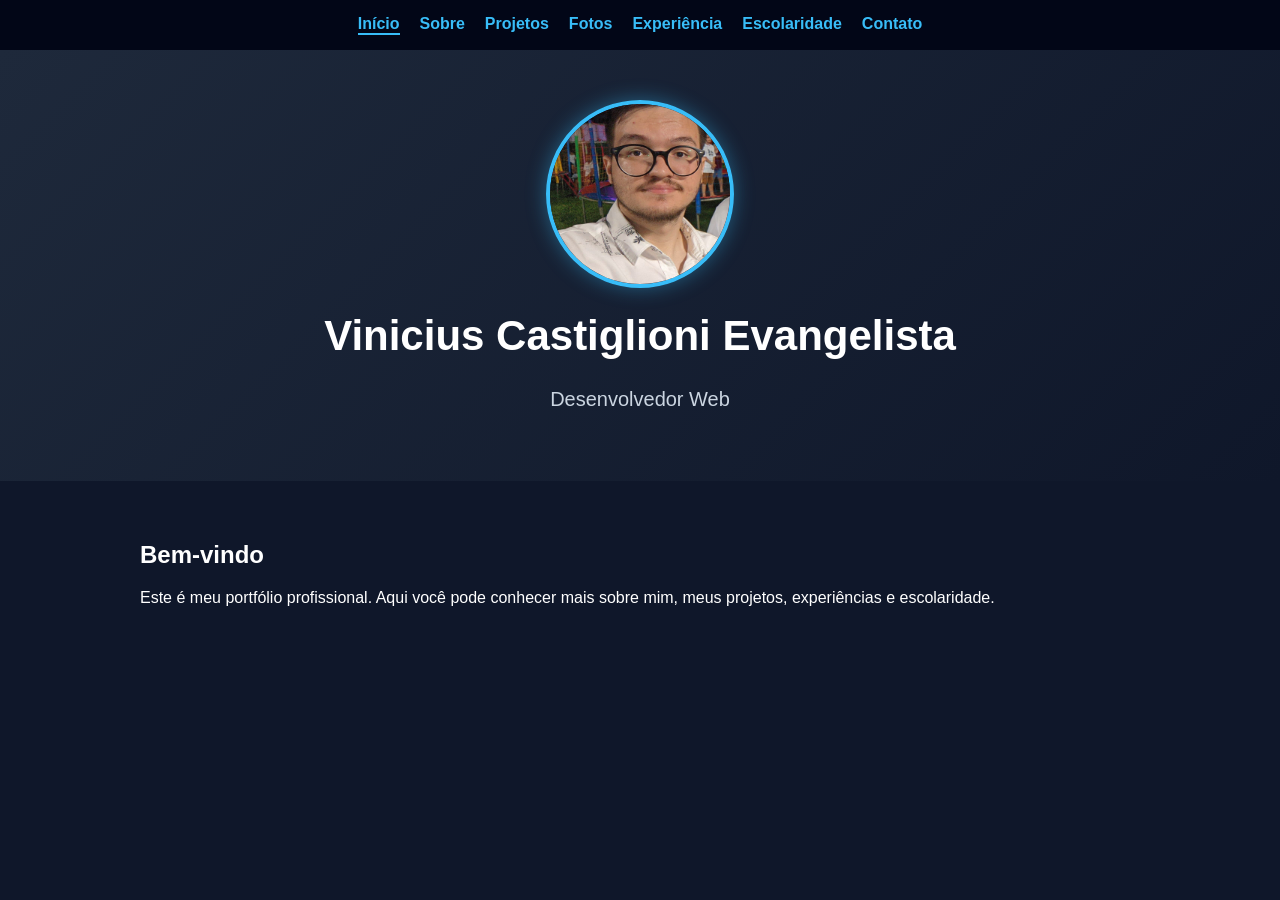
<file: Index.html>
<!DOCTYPE html>
<html lang="pt-br">

<head>
  <meta charset="UTF-8">
  
  <meta name="viewport" content="width=device-width, initial-scale=1.0">

  <title>Portfólio</title>

  <link rel="stylesheet" href="style.css">
</head>

<body>

  <!-- MENU -->

  <nav class="menu">

    <a href="index.html" class="active">Início</a>

    <a href="sobre.html">Sobre</a>

    <a href="projetos.html">Projetos</a>

    <a href="fotos.html">Fotos</a>

    <a href="experiencia.html">Experiência</a>

    <a href="escolaridade.html">Escolaridade</a>

    <a href="contato.html">Contato</a>

  </nav>

  <!-- HEADER -->

  <header class="header fade-in">

  <img src="perfil.jpeg" alt="Foto de perfil" class="perfil" width: 300px;>

    <h1>Vinicius Castiglioni Evangelista</h1>

    <p>Desenvolvedor Web</p>

  </header>

  <!-- CONTEÚDO -->

  <section class="fade-in">

    <h2>Bem-vindo</h2>

    <p>
      Este é meu portfólio profissional.
      Aqui você pode conhecer mais sobre mim,
      meus projetos, experiências e escolaridade.
    </p>

  </section>

</body>

</html>
</file>
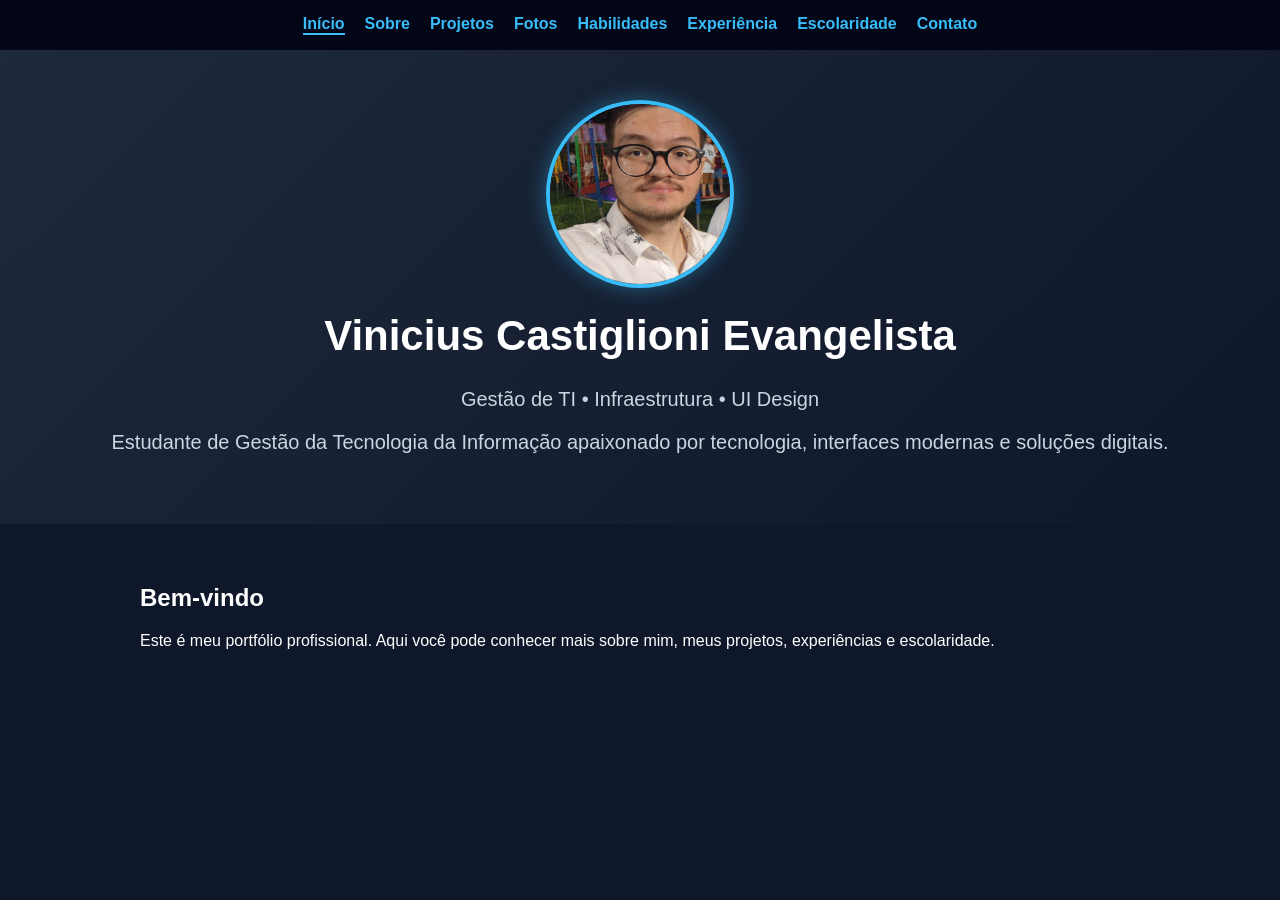
<file: index.html>
<!DOCTYPE html>
<html lang="pt-br">

<head>
  <meta charset="UTF-8">
  
  <meta name="viewport" content="width=device-width, initial-scale=1.0">

  <title>Portfólio</title>

  <link rel="stylesheet" href="style.css">
</head>

<body>

  <!-- MENU -->

  <nav class="menu">

    <a href="index.html" class="active">Início</a>

    <a href="sobre.html">Sobre</a>

    <a href="projetos.html">Projetos</a>

    <a href="fotos.html">Fotos</a>
    
    <a href="habilidades.html">Habilidades</a>

    <a href="experiencia.html">Experiência</a>

    <a href="escolaridade.html">Escolaridade</a>

    <a href="contato.html">Contato</a>

  </nav>

  <!-- HEADER -->

  <header class="header fade-in">

  <img src="perfil.jpeg" alt="Foto de perfil" class="perfil" width: 300px;>

    <h1>Vinicius Castiglioni Evangelista</h1>

<p class="subtitulo">
  Gestão de TI • Infraestrutura • UI Design
</p>

<p class="descricao-hero">
  Estudante de Gestão da Tecnologia da Informação apaixonado por tecnologia, interfaces modernas e soluções digitais.
</p>

  </header>

  <!-- CONTEÚDO -->

  <section class="fade-in">

    <h2>Bem-vindo</h2>

    <p>
      Este é meu portfólio profissional.
      Aqui você pode conhecer mais sobre mim,
      meus projetos, experiências e escolaridade.
    </p>

  </section>
  
</body>

</html>
</file>
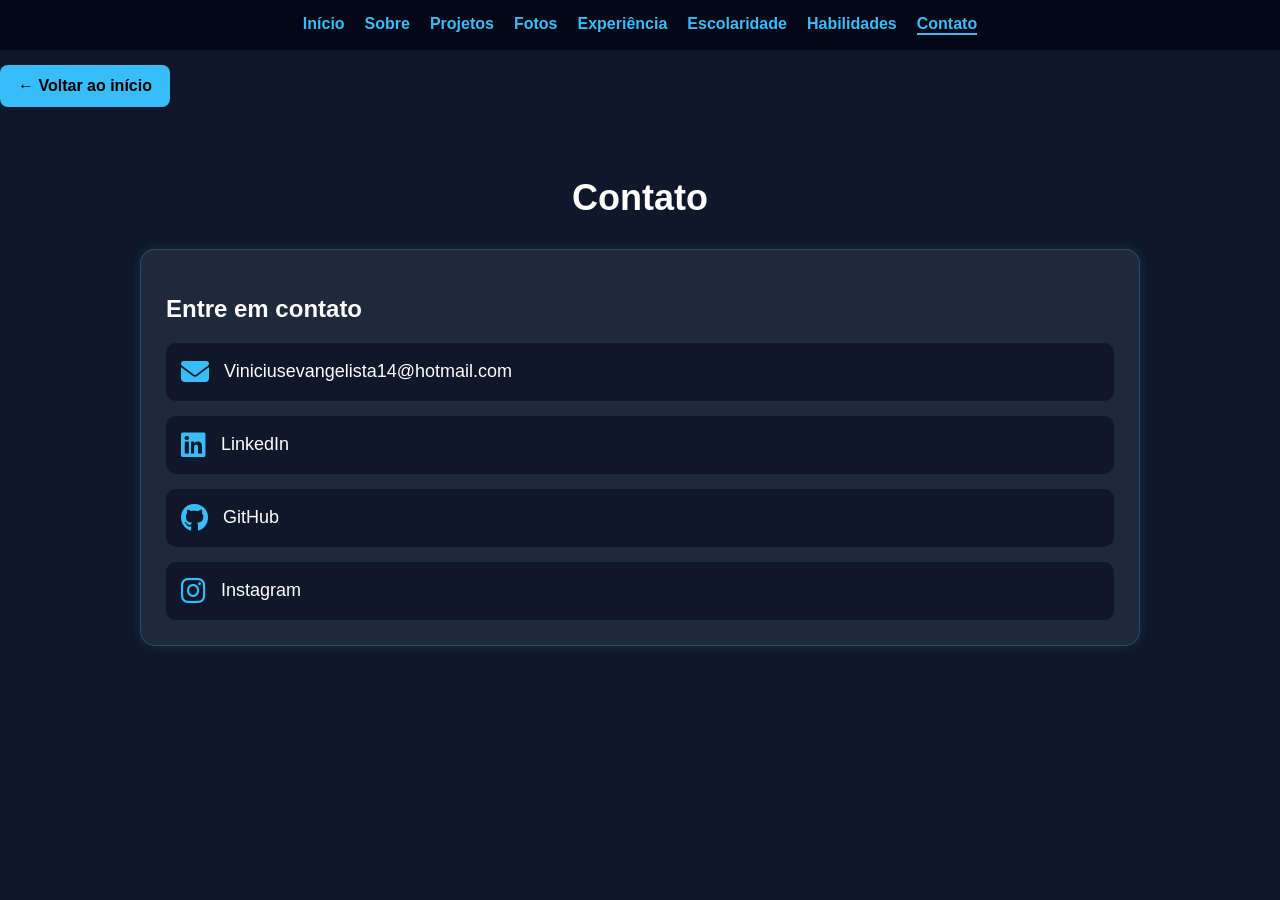
<file: contato.html>
<!DOCTYPE html>
<html lang="pt-br">

<head>

  <meta charset="UTF-8">

  <meta name="viewport" content="width=device-width, initial-scale=1.0">

  <title>Contato</title>

  <!-- CSS -->

  <link rel="stylesheet" href="style.css">

  <!-- ÍCONES -->

  <link rel="stylesheet"
  href="https://cdnjs.cloudflare.com/ajax/libs/font-awesome/6.5.1/css/all.min.css">

</head>

<body>

  <!-- MENU -->

  <nav class="menu">

    <a href="index.html">Início</a>

    <a href="sobre.html">Sobre</a>

    <a href="projetos.html">Projetos</a>

    <a href="fotos.html">Fotos</a>

    <a href="experiencia.html">Experiência</a>

    <a href="escolaridade.html">Escolaridade</a>

    <a href="habilidades.html">Habilidades</a>
    
    <a href="contato.html" class="active">Contato</a>

  </nav>

  <!-- VOLTAR -->

  <a href="index.html" class="voltar">

    ← Voltar ao início

  </a>

  <!-- CONTEÚDO -->

  <section class="fade-in">

    <h1>Contato</h1>

    <div class="card">

      <h2>Entre em contato</h2>

      <!-- EMAIL -->

      <div class="social-item">

        <i class="fa-solid fa-envelope"></i>

        <span>
          Viniciusevangelista14@hotmail.com
        
        </span>

      </div>

      <!-- LINKEDIN -->

      <div class="social-item">

        <i class="fa-brands fa-linkedin"></i>

        <a href="https://www.linkedin.com/in/vin%C3%ADcius-evangelista-6839342b3/"
           target="_blank">

           LinkedIn

        </a>

      </div>

      <!-- GITHUB -->

      <div class="social-item">

        <i class="fa-brands fa-github"></i>

        <a href="https://github.com/Castiglionii"
           target="_blank">

           GitHub

        </a>

      </div>

      <!-- INSTAGRAM -->

      <div class="social-item">

        <i class="fa-brands fa-instagram"></i>

        <a href="https://www.instagram.com/viniciuscastiglionii/"
           target="_blank">

           Instagram

        </a>

      </div>

    </div>

  </section>

</body>

</html>
</file>
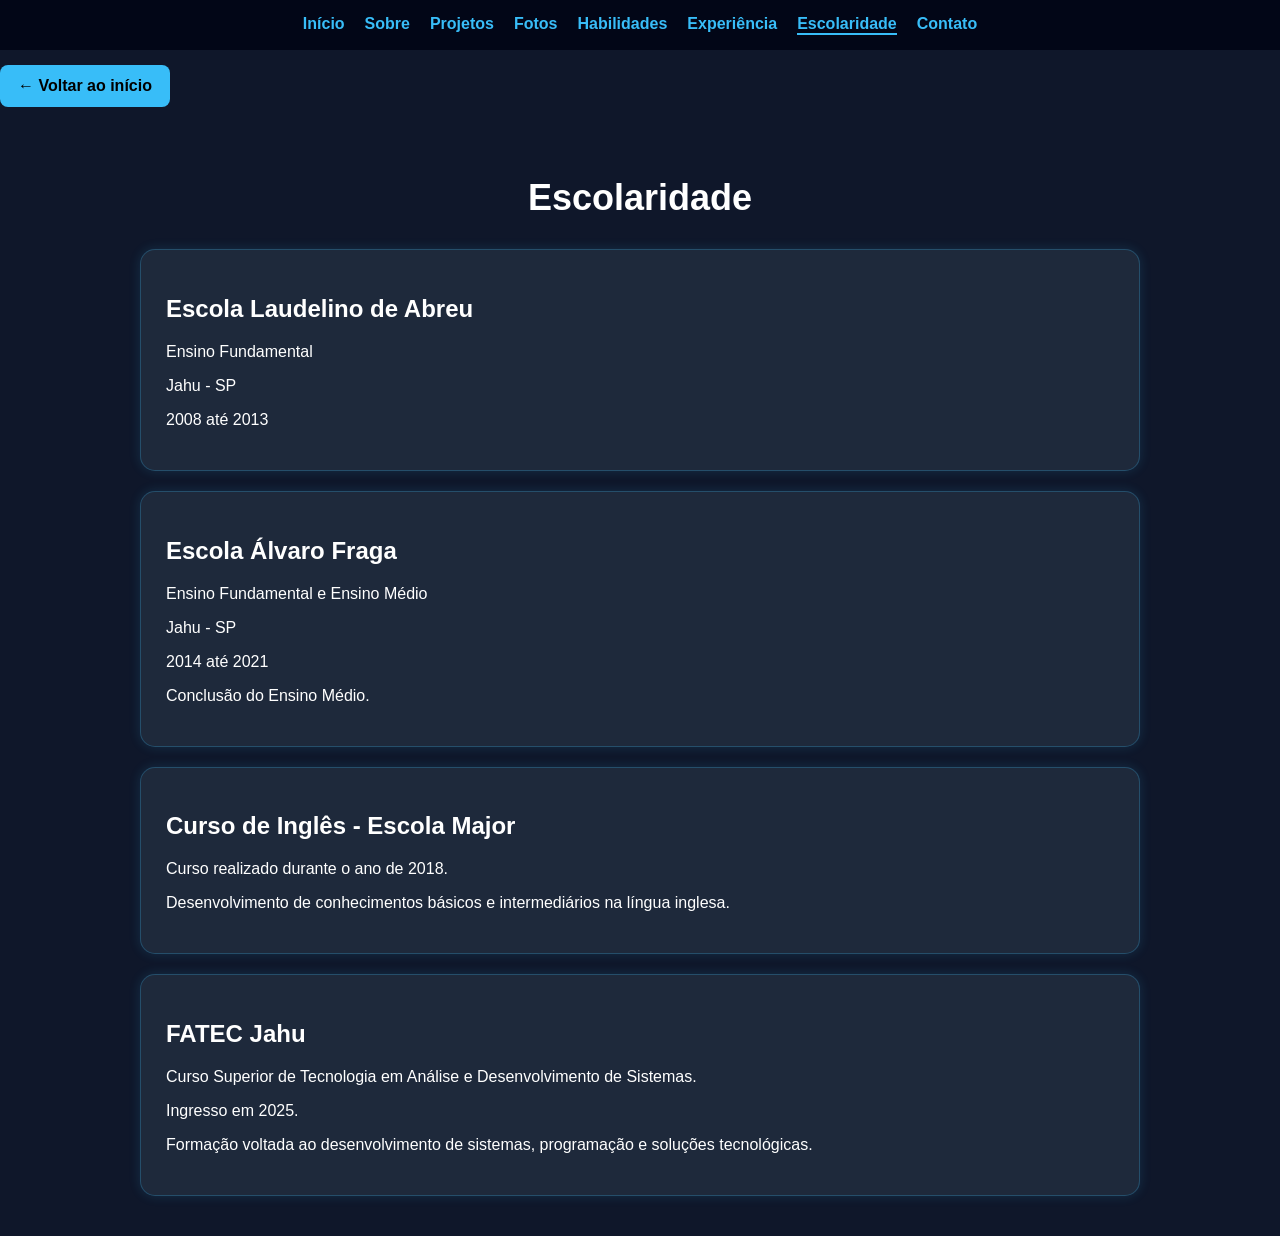
<file: escolaridade.html>
<!DOCTYPE html>
<html lang="pt-br">

<head>

  <meta charset="UTF-8">

  <meta name="viewport" content="width=device-width, initial-scale=1.0">

  <title>Escolaridade</title>

  <link rel="stylesheet" href="style.css">

</head>

<body>

  <!-- MENU -->

  <nav class="menu">

    <a href="index.html">Início</a>

    <a href="sobre.html">Sobre</a>

    <a href="projetos.html">Projetos</a>
    
    <a href="fotos.html">Fotos</a>

    <a href="habilidades.html">Habilidades</a>

    <a href="experiencia.html">Experiência</a>

    <a href="escolaridade.html" class="active">Escolaridade</a>

    <a href="contato.html">Contato</a>

  </nav>

  <!-- BOTÃO VOLTAR -->

  <a href="index.html" class="voltar">

    ← Voltar ao início

  </a>

  <!-- ESCOLARIDADE -->

<section class="fade-in">

  <h1>Escolaridade</h1>

  <!-- ESCOLA 1 -->

  <div class="card">

    <h2>Escola Laudelino de Abreu</h2>

    <p>
      Ensino Fundamental
    </p>

    <p>
      Jahu - SP
    </p>

    <p>
      2008 até 2013
    </p>

  </div>

  <!-- ESCOLA 2 -->

  <div class="card">

    <h2>Escola Álvaro Fraga</h2>

    <p>
      Ensino Fundamental e Ensino Médio
    </p>

    <p>
      Jahu - SP
    </p>

    <p>
      2014 até 2021
    </p>

    <p>
      Conclusão do Ensino Médio.
    </p>

  </div>

  <!-- CURSO DE INGLÊS -->

  <div class="card">

    <h2>Curso de Inglês - Escola Major</h2>

    <p>
      Curso realizado durante o ano de 2018.
    </p>

    <p>
      Desenvolvimento de conhecimentos básicos
      e intermediários na língua inglesa.
    </p>

  </div>

  <!-- FACULDADE -->

  <div class="card">

    <h2>FATEC Jahu</h2>

    <p>
      Curso Superior de Tecnologia em
      Análise e Desenvolvimento de Sistemas.
    </p>

    <p>
      Ingresso em 2025.
    </p>

    <p>
      Formação voltada ao desenvolvimento
      de sistemas, programação e soluções tecnológicas.
    </p>

  </div>

</section>

</body>

</html>
</file>
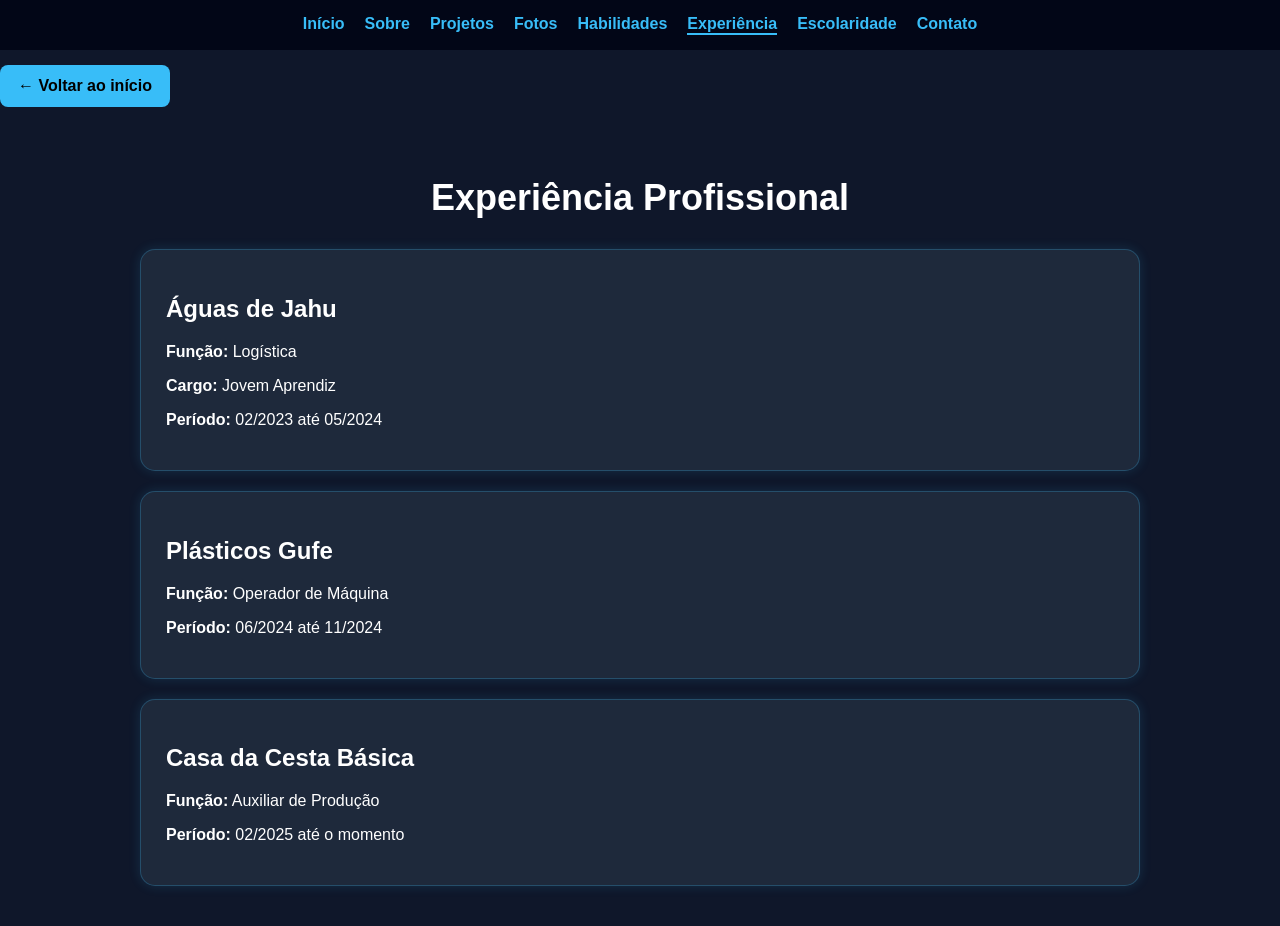
<file: experiencia.html>
<!DOCTYPE html>
<html lang="pt-br">

<head>

  <meta charset="UTF-8">

  <meta name="viewport" content="width=device-width, initial-scale=1.0">

  <title>Experiência</title>

  <link rel="stylesheet" href="style.css">

</head>

<body>

  <!-- MENU -->

  <nav class="menu">

    <a href="index.html">Início</a>

    <a href="sobre.html">Sobre</a>

    <a href="projetos.html">Projetos</a>
    
    <a href="fotos.html">Fotos</a>

    <a href="habilidades.html">Habilidades</a>

    <a href="experiencia.html" class="active">Experiência</a>

    <a href="escolaridade.html">Escolaridade</a>

    <a href="contato.html">Contato</a>

  </nav>

  <!-- BOTÃO VOLTAR -->

  <a href="index.html" class="voltar">

    ← Voltar ao início

  </a>

  <!-- EXPERIÊNCIA -->

 <section class="fade-in">

  <h1>Experiência Profissional</h1>

  <!-- ÁGUAS DE JAHU -->

  <div class="card">

    <h2>Águas de Jahu</h2>

    <p>
      <strong>Função:</strong> Logística
    </p>

    <p>
      <strong>Cargo:</strong> Jovem Aprendiz
    </p>

    <p>
      <strong>Período:</strong> 02/2023 até 05/2024
    </p>

  </div>

  <!-- PLÁSTICOS GUFE -->

  <div class="card">

    <h2>Plásticos Gufe</h2>

    <p>
      <strong>Função:</strong> Operador de Máquina
    </p>

    <p>
      <strong>Período:</strong> 06/2024 até 11/2024
    </p>

  </div>

  <!-- CASA DA CESTA BÁSICA -->

  <div class="card">

    <h2>Casa da Cesta Básica</h2>

    <p>
      <strong>Função:</strong> Auxiliar de Produção
    </p>

    <p>
      <strong>Período:</strong> 02/2025 até o momento
    </p>

  </div>

</section>
</body>

</html>
</file>
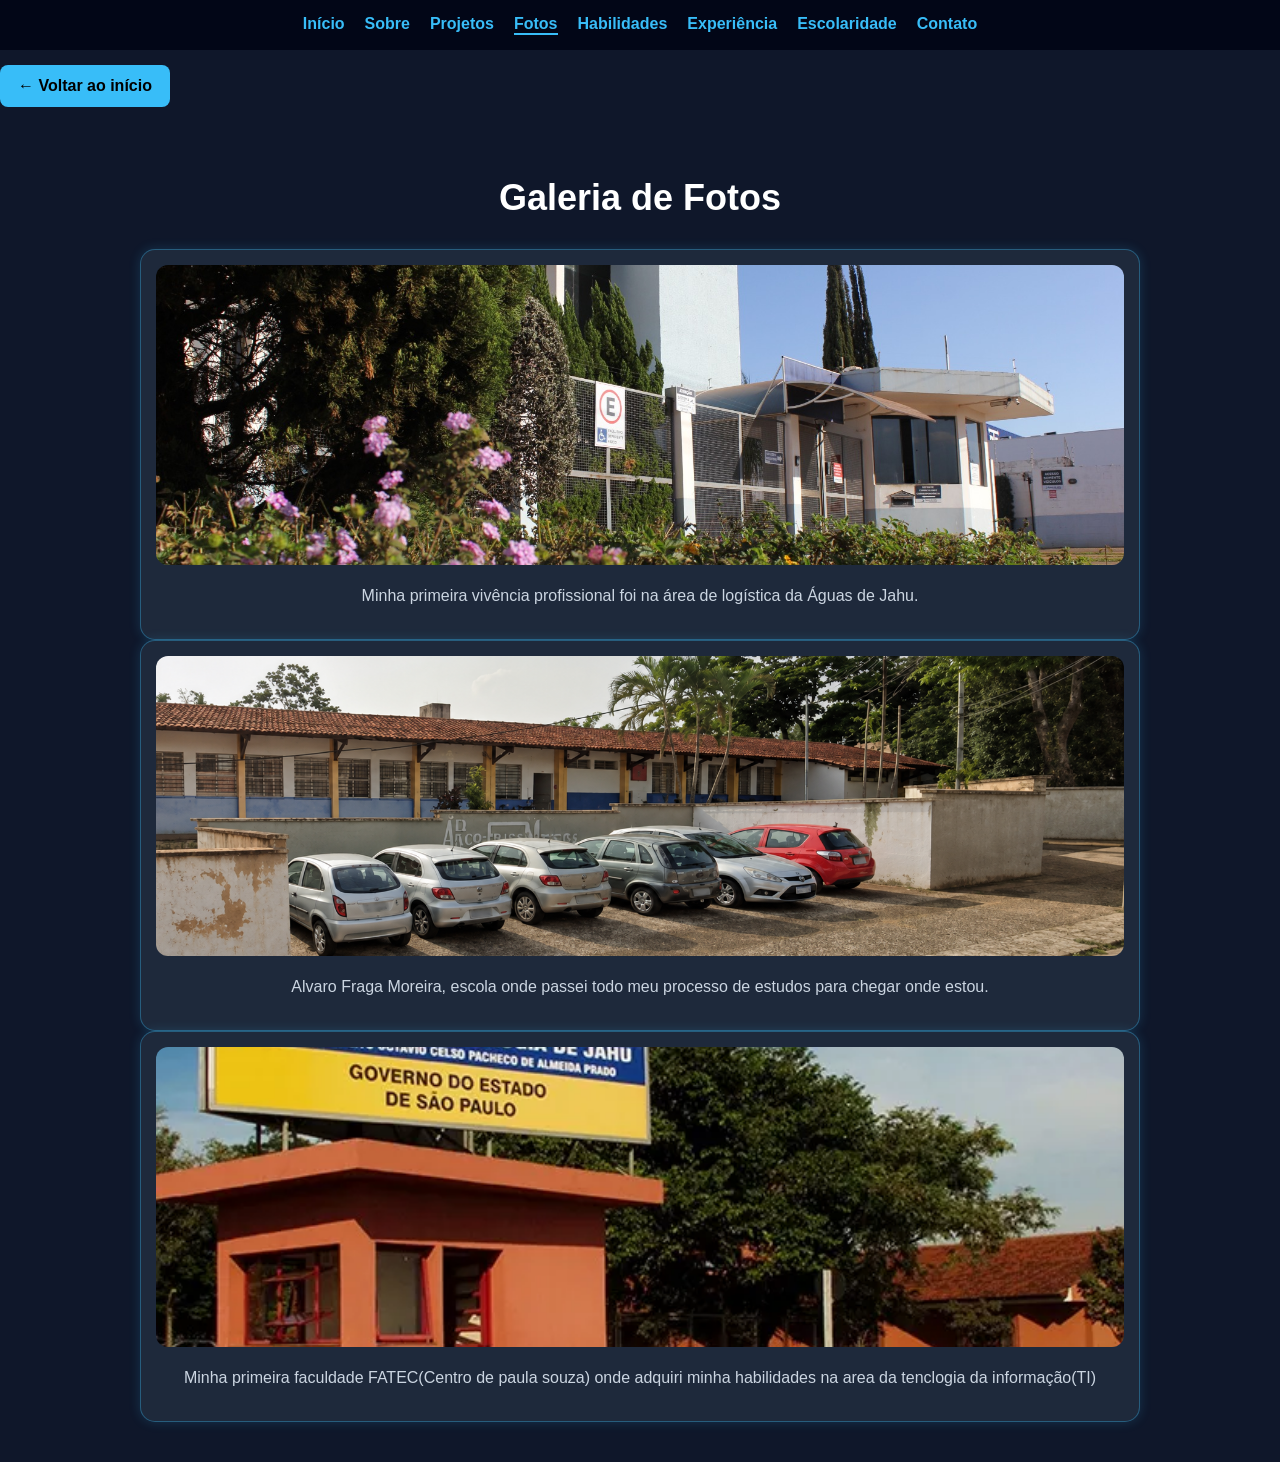
<file: fotos.html>
<!DOCTYPE html>
<html lang="pt-br">

<head>

  <meta charset="UTF-8">

  <meta name="viewport" content="width=device-width, initial-scale=1.0">

  <title>Fotos</title>

  <link rel="stylesheet" href="style.css">

</head>

<body>

  <!-- MENU -->

  <nav class="menu">

    <a href="index.html">Início</a>

    <a href="sobre.html">Sobre</a>

    <a href="projetos.html">Projetos</a>

    <a href="fotos.html" class="active">Fotos</a>
    
    <a href="habilidades.html">Habilidades</a>
    
    <a href="experiencia.html">Experiência</a>

    <a href="escolaridade.html">Escolaridade</a>

    <a href="contato.html">Contato</a>

  </nav>

  <!-- BOTÃO VOLTAR -->

  <a href="index.html" class="voltar">

    ← Voltar ao início

  </a>

  <!-- GALERIA -->

  <section class="fade-in">

    <h1>Galeria de Fotos</h1>

    <div class="galeria">

      <div class="foto-card">

        <img src="foto1.jpg" alt="Foto">

        <p>
          Minha primeira vivência profissional foi na área de logística da Águas de Jahu.
        </p>

      </div>

    </div>

    <div class="foto-card">

  <img src="foto2.png" alt="Foto">

  <p>
    Alvaro Fraga Moreira, escola onde passei todo meu processo de estudos para chegar onde estou.
  </p>

</div>

<div class="foto-card">

  <img src="foto3.webp" alt="Foto">

  <p>
    Minha primeira faculdade FATEC(Centro de paula souza) onde adquiri minha habilidades na area da tenclogia da informação(TI)
  </p>

</div>

  </section>

</body>

</html>
</file>
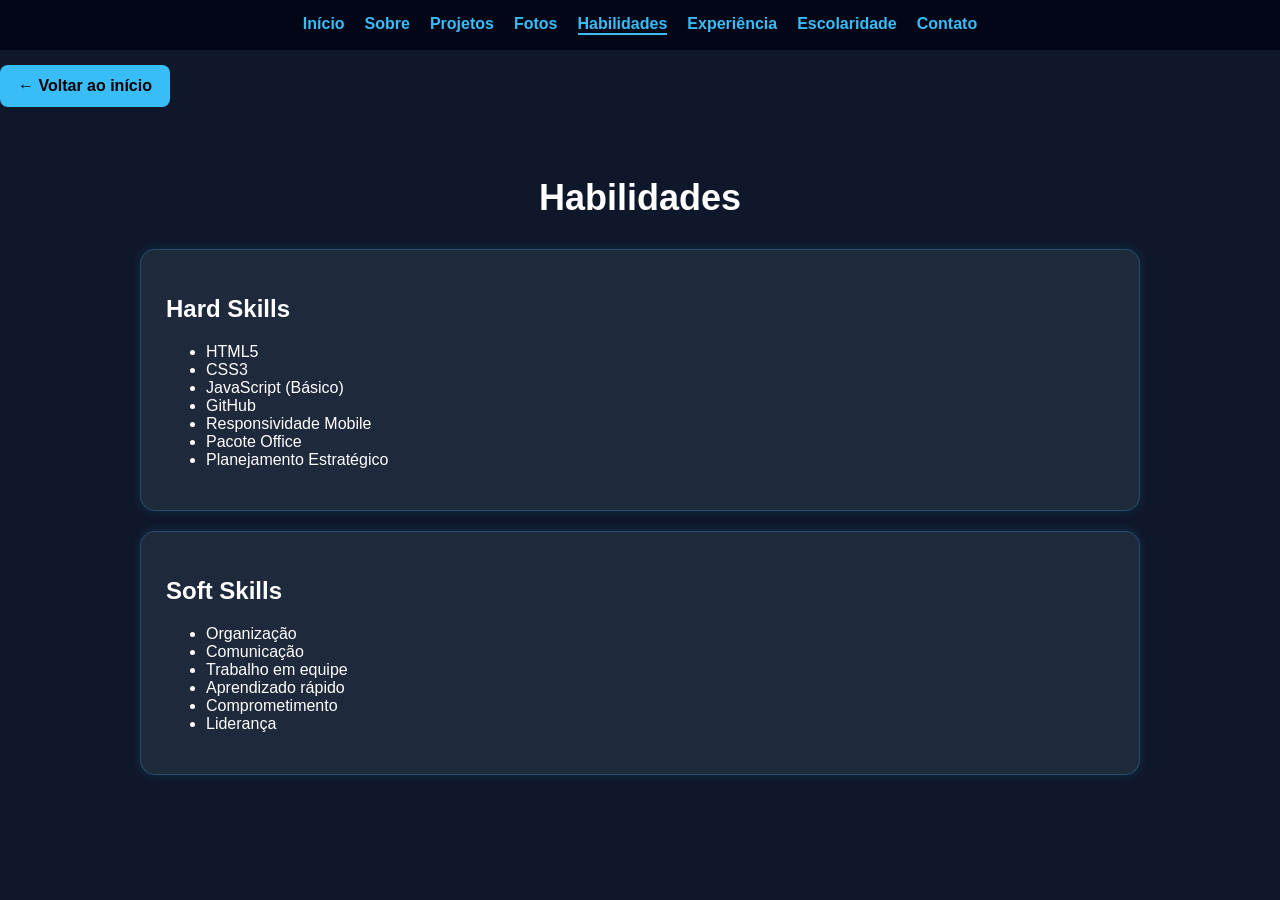
<file: habilidades.html>
<!DOCTYPE html>
<html lang="pt-br">

<head>

  <meta charset="UTF-8">

  <meta name="viewport" content="width=device-width, initial-scale=1.0">

  <title>Habilidades</title>

  <link rel="stylesheet" href="style.css">

</head>

<body>

  <!-- MENU -->

  <nav class="menu">

    <a href="index.html">Início</a>

    <a href="sobre.html">Sobre</a>

    <a href="projetos.html">Projetos</a>

    <a href="fotos.html">Fotos</a>

    <a href="habilidades.html" class="active">Habilidades</a>

    <a href="experiencia.html">Experiência</a>

    <a href="escolaridade.html">Escolaridade</a>

    <a href="contato.html">Contato</a>

  </nav>

  <!-- VOLTAR -->

  <a href="index.html" class="voltar">

    ← Voltar ao início

  </a>

  <!-- HABILIDADES -->

  <section class="fade-in">

    <h1>Habilidades</h1>

    <div class="card">

      <h2>Hard Skills</h2>

      <ul>

        <li>HTML5</li>

        <li>CSS3</li>
      
        <li>JavaScript (Básico)</li>
        
        <li>GitHub</li>

        <li>Responsividade Mobile</li>

        <li>Pacote Office</li>

        <li>Planejamento Estratégico</li>

      </ul>

    </div>

    <div class="card">

      <h2>Soft Skills</h2>

      <ul>

        <li>Organização</li>

        <li>Comunicação</li>

        <li>Trabalho em equipe</li>

        <li>Aprendizado rápido</li>

        <li>Comprometimento</li>

        <li>Liderança</li>

      </ul>

    </div>

  </section>

</body>

</html>
</file>
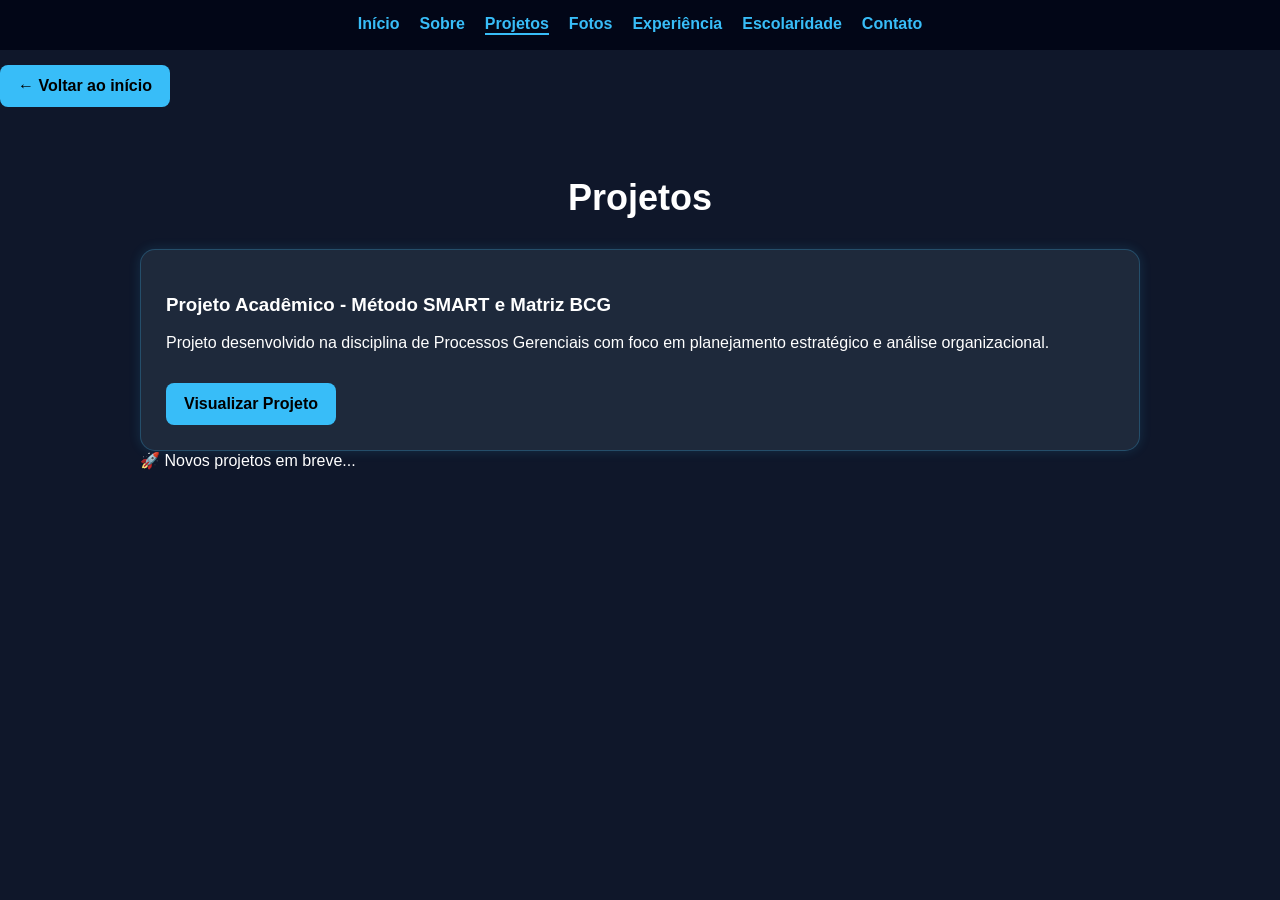
<file: Projetos.html>
<!DOCTYPE html>
<html lang="pt-br">

<head>
  <meta charset="UTF-8">

  <meta name="viewport" content="width=device-width, initial-scale=1.0">

  <title>Projetos</title>

  <link rel="stylesheet" href="style.css">
</head>

<body>

  <!-- MENU -->

  <nav class="menu">

    <a href="index.html">Início</a>

    <a href="sobre.html">Sobre</a>

    <a href="projetos.html" class="active">Projetos</a>

    <a href="fotos.html">Fotos</a>

    <a href="experiencia.html">Experiência</a>

    <a href="escolaridade.html">Escolaridade</a>

    <a href="contato.html">Contato</a>

  </nav>

  <!-- BOTÃO VOLTAR -->

  <a href="index.html" class="voltar">← Voltar ao início</a>

  <!-- PROJETOS -->

<section class="fade-in">

  <h1>Projetos</h1>

  <div class="card fade-in">

    <h3>Projeto Acadêmico - Método SMART e Matriz BCG</h3>

    <p>
      Projeto desenvolvido na disciplina de
      Processos Gerenciais com foco em
      planejamento estratégico e análise organizacional.
    </p>

    <a href="Matriz BCG e Método Smart.pdf"
       class="btn"
       target="_blank">

       Visualizar Projeto

    </a>

  </div>

  <!-- BALÃO -->

  <div class="mensagem-projeto fade-in">

    🚀 Novos projetos em breve...

  </div>

</section>

</body>

</html>
</file>
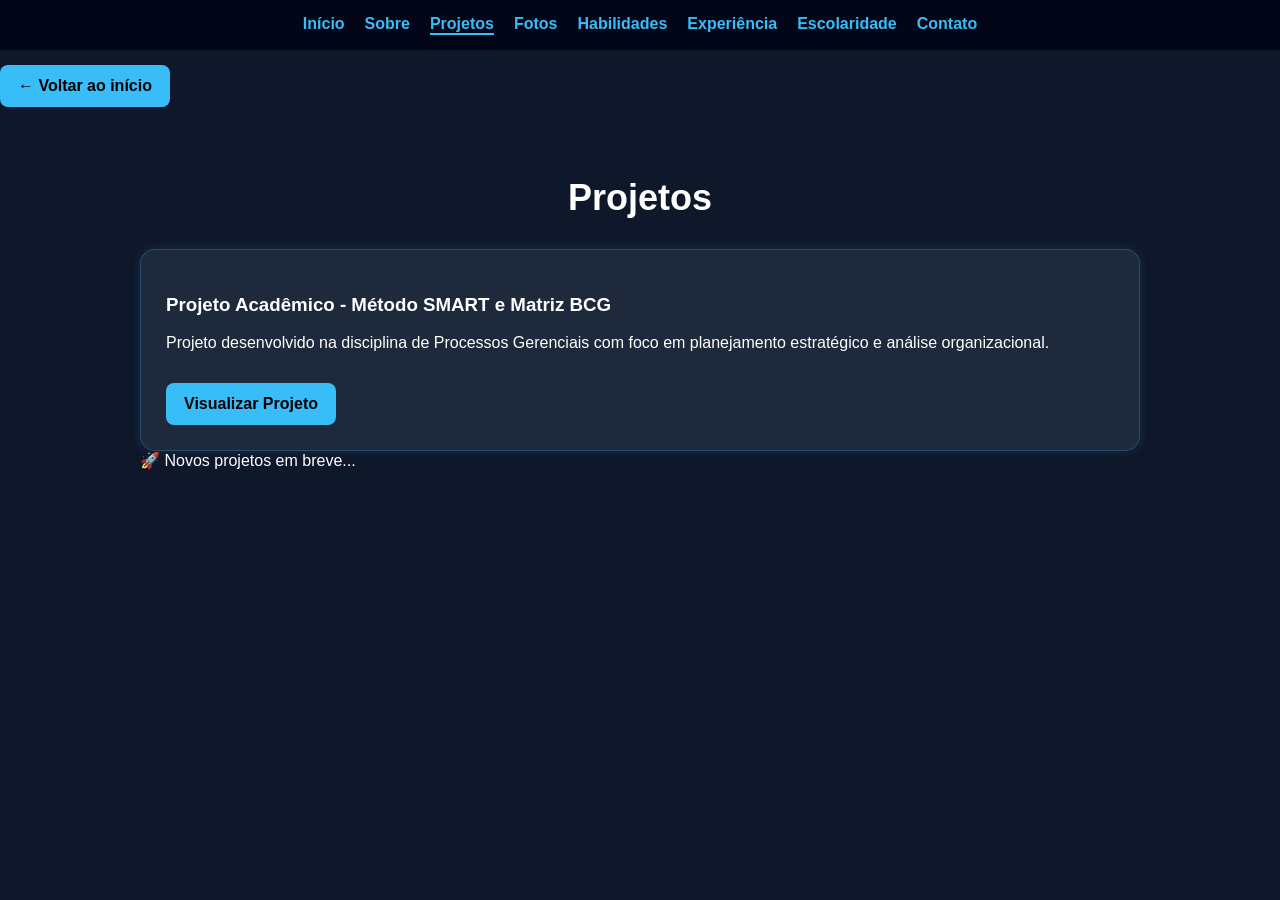
<file: projetos.html>
<!DOCTYPE html>
<html lang="pt-br">

<head>
  <meta charset="UTF-8">

  <meta name="viewport" content="width=device-width, initial-scale=1.0">

  <title>Projetos</title>

  <link rel="stylesheet" href="style.css">
</head>

<body>

  <!-- MENU -->

  <nav class="menu">

    <a href="index.html">Início</a>

    <a href="sobre.html">Sobre</a>

    <a href="projetos.html" class="active">Projetos</a>

    <a href="fotos.html">Fotos</a>
   
    <a href="habilidades.html">Habilidades</a>

    <a href="experiencia.html">Experiência</a>

    <a href="escolaridade.html">Escolaridade</a>

    <a href="contato.html">Contato</a>

  </nav>

  <!-- BOTÃO VOLTAR -->

  <a href="index.html" class="voltar">← Voltar ao início</a>

  <!-- PROJETOS -->

<section class="fade-in">

  <h1>Projetos</h1>

  <div class="card fade-in">

    <h3>Projeto Acadêmico - Método SMART e Matriz BCG</h3>

    <p>
      Projeto desenvolvido na disciplina de
      Processos Gerenciais com foco em
      planejamento estratégico e análise organizacional.
    </p>

    <a href="Matriz BCG e Método Smart.pdf"
       class="btn"
       target="_blank">

       Visualizar Projeto

    </a>

  </div>

  <!-- BALÃO -->

  <div class="mensagem-projeto fade-in">

    🚀 Novos projetos em breve...

  </div>

</section>

</body>

</html>
</file>
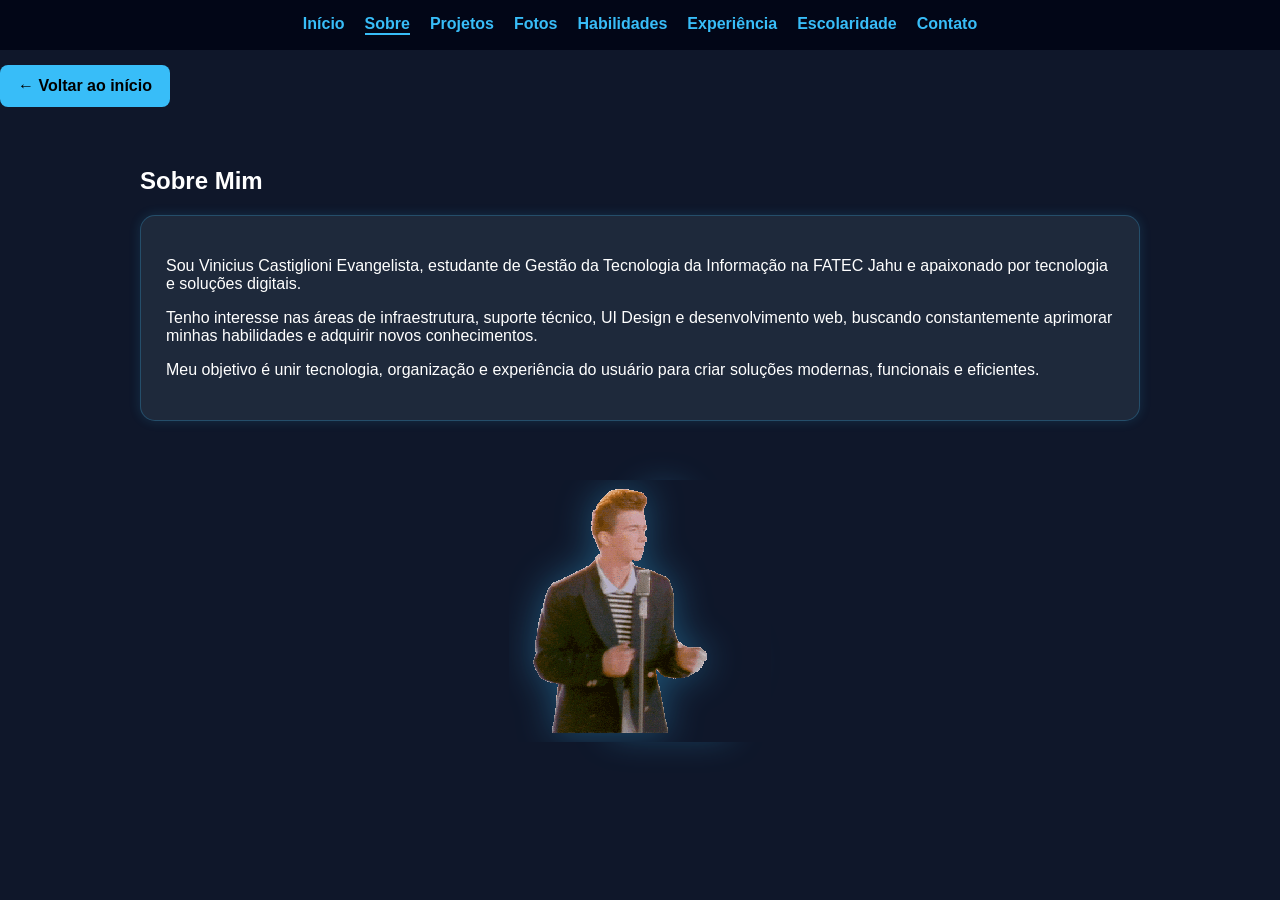
<file: sobre.html>
<!DOCTYPE html>
<html lang="pt-br">

<head>

  <meta charset="UTF-8">

  <meta name="viewport" content="width=device-width, initial-scale=1.0">

  <title>Sobre</title>

  <link rel="stylesheet" href="style.css">

</head>

<body>

  <!-- MENU -->

  <nav class="menu">

    <a href="index.html">Início</a>

    <a href="sobre.html" class="active">Sobre</a>

    <a href="projetos.html">Projetos</a>

    <a href="fotos.html">Fotos</a>

    <a href="habilidades.html">Habilidades</a>

    <a href="experiencia.html">Experiência</a>

    <a href="escolaridade.html">Escolaridade</a>

    <a href="contato.html">Contato</a>

  </nav>

  <!-- BOTÃO VOLTAR -->

  <a href="index.html" class="voltar">

    ← Voltar ao início

  </a>

  <!-- SOBRE -->

  <section class="fade-in">

   <h2>Sobre Mim</h2>
    

<div class="card sobre-card">

  <p>
    Sou Vinicius Castiglioni Evangelista, estudante de Gestão da Tecnologia da Informação na FATEC Jahu e apaixonado por tecnologia e soluções digitais.
  </p>

  <p>
    Tenho interesse nas áreas de infraestrutura, suporte técnico, UI Design e desenvolvimento web, buscando constantemente aprimorar minhas habilidades e adquirir novos conhecimentos.
  </p>

  <p>
    Meu objetivo é unir tecnologia, organização e experiência do usuário para criar soluções modernas, funcionais e eficientes.
  </p>

</div>
    
<div class="mascote-container">

  <img
    src="dance.gif"
    alt="Mascote"
    class="mascote"
    onmouseover="tocarSom()"
  >

</div>

<audio id="somMascote" src="som.mp3"></audio>
    
  </section>

  <script src="./script.js"></script>

</body>

</html>
</file>
<file: style.css>
body {

  margin: 0;

  font-family: Arial, sans-serif;

  background: #0f172a;

  color: white;

}

/* =========================
   MENU
========================= */

.menu {

  display: flex;

  justify-content: center;

  gap: 20px;

  background: #020617;

  padding: 15px;

  flex-wrap: wrap;

}

.menu a {

  color: #38bdf8;

  text-decoration: none;

  font-weight: bold;

  transition: 0.3s;

}

.menu a:hover {

  color: white;

}

.menu .active {

  border-bottom: 2px solid #38bdf8;

}

/* =========================
   HEADER
========================= */

.header {

  text-align: center;

  padding: 50px 20px;

  background: linear-gradient(135deg, #1e293b, #0f172a);

}

.perfil {

  width: 180px;

  height: 180px;

  border-radius: 50%;

  object-fit: cover;

  border: 4px solid #38bdf8;

  box-shadow: 0 0 20px rgba(56,189,248,0.4);

}

.header h1 {

  margin-top: 20px;

  font-size: 42px;

}

.header p {

  font-size: 20px;

  color: #cbd5e1;

}

/* =========================
   SEÇÕES
========================= */

section {

  max-width: 1000px;

  margin: auto;

  padding: 40px 20px;

}

section h1 {

  text-align: center;

  margin-bottom: 30px;

  font-size: 36px;

}

/* =========================
   CARDS
========================= */

.card {

  background: #1e293b;

  padding: 25px;

  border-radius: 15px;

  margin-top: 20px;

  border: 1px solid rgba(56, 189, 248, 0.25);

  box-shadow:
    0 0 12px rgba(56, 189, 248, 0.15);

  transition:
    transform 0.3s ease,
    box-shadow 0.3s ease;

  position: relative;

  overflow: hidden;

}

/* REMOVE O BRILHO RGB */
.card::before {
  display: none;
}

/* HOVER SUAVE */
.card:hover {

  transform: translateY(-4px);

  border-color: rgba(56, 189, 248, 0.35);

  box-shadow:
    0 0 18px rgba(56, 189, 248, 0.22);

}

/* =========================
   BOTÕES
========================= */

.btn {

  display: inline-block;

  margin-top: 15px;

  padding: 12px 18px;

  background: #38bdf8;

  color: black;

  text-decoration: none;

  border-radius: 8px;

  font-weight: bold;

  transition: 0.3s;

}

.btn:hover {

  background: white;

}

/* =========================
   VOLTAR
========================= */

.voltar {

  display: inline-block;

  margin-top: 15px;

  padding: 12px 18px;

  background: #38bdf8;

  color: black;

  text-decoration: none;

  border-radius: 8px;

  font-weight: bold;

  transition: 0.3s;

}
/* =========================
   GALERIA
========================= */

.galeria {

  display: grid;

  grid-template-columns: repeat(auto-fit, minmax(250px, 1fr));

  gap: 25px;

}

/* =========================
   FOTO CARD ESTILO "SOBRE"
========================= */

.foto-card {
  position: relative;
  overflow: hidden;

  border-radius: 15px;
  background: #1e293b;

  padding: 15px;
  text-align: center;

  border: 1px solid rgba(56, 189, 248, 0.35);

  box-shadow:
    0 0 12px rgba(56, 189, 248, 0.18);

  transition:
    transform 0.3s ease,
    box-shadow 0.3s ease;
}

/* =========================
   IMAGEM
========================= */

.foto-card img {
  width: 100%;
  height: 300px;

  object-fit: cover;
  border-radius: 12px;

  transition: transform 0.3s ease;
}

/* =========================
   HOVER SUAVE
========================= */

.foto-card:hover {
  transform: translateY(-4px);

  box-shadow:
    0 0 18px rgba(56, 189, 248, 0.28);
}

.foto-card:hover img {
  transform: scale(1.02);
}

/* =========================
   TEXTO
========================= */

.foto-card p {
  margin-top: 15px;
  color: #cbd5e1;
  line-height: 1.5;
}
/* =========================
   CONTATO
========================= */

.social-item {

  display: flex;

  align-items: center;

  gap: 15px;

  background: #0f172a;

  padding: 15px;

  margin-top: 15px;

  border-radius: 10px;

  transition: 0.3s;

}

.social-item:hover {

  background: #334155;

}

.social-item i {

  font-size: 28px;

  color: #38bdf8;

}

.social-item a {

  color: white;

  text-decoration: none;

  font-size: 18px;

}

.social-item span {

  font-size: 18px;

}

/* =========================
   ANIMAÇÃO
========================= */

.fade-in {

  opacity: 0;

  transform: translateY(20px);

  animation: fadeIn 1s ease forwards;

}

@keyframes fadeIn {

  to {

    opacity: 1;

    transform: translateY(0);

  }

}

/* =========================
   RESPONSIVO ANDROID
========================= */

@media screen and (max-width: 768px) {

  * {

    box-sizing: border-box;

  }

  body {

    overflow-x: hidden;

  }

  /* MENU */

  /* MENU MOBILE */

.menu {

  display: flex;

  flex-direction: row;

  overflow-x: auto;

  white-space: nowrap;

  justify-content: flex-start;

  gap: 10px;

  padding: 12px;

  position: sticky;

  top: 0;

  z-index: 1000;

}

/* ESCONDE BARRA */

.menu::-webkit-scrollbar {

  display: none;

}

.menu a {

  flex: 0 0 auto;

  padding: 10px 16px;

  background: #1e293b;

  border-radius: 10px;

  font-size: 14px;

}

  /* HEADER */

  .header {

    padding: 35px 15px;

  }

  .perfil {

    width: 130px;

    height: 130px;

  }

  .header h1 {

    font-size: 28px;

  }

  .header p {

    font-size: 16px;

  }

  /* SEÇÕES */

  section {

    width: 100%;

    padding: 20px 15px;

    margin: auto;

  }

  /* CARDS */

  .card {

    width: 100%;

    padding: 18px;

    margin-top: 20px;

  }

  /* BOTÕES */

  .btn,
  .voltar {

    display: block;

    width: 100%;

    max-width: 320px;

    margin: 15px auto;

    padding: 12px;

    text-align: center;

  }

  /* GALERIA MOBILE */

.galeria {

  display: flex;

  flex-direction: column;

  align-items: center;

}

.foto-card:hover {

  transform: translateY(-2px);

  box-shadow:
    0 0 10px rgba(56,189,248,0.12);

}
  /* CONTATO */

  .social-item {

    flex-direction: column;

    text-align: center;

  }

}
/* =========================
   MASCOTE
========================= */

.mascote-container{

  margin-top: 60px;
  margin-bottom: 40px;

  display: flex;
  flex-direction: column;

  align-items: center;
  justify-content: center;

  text-align: center;
}

/* PERSONAGEM */

.mascote{

  width: clamp(180px, 24vw, 380px);

  cursor: pointer;

  image-rendering: pixelated;

  animation: dancar 2.8s ease-in-out infinite;

  filter:
    drop-shadow(0 0 18px rgba(56,189,248,0.35));

  transition:
    transform 0.3s ease,
    filter 0.3s ease;
}

/* HOVER */

.mascote:hover{

  transform: scale(1.08);

  filter:
    drop-shadow(0 0 25px rgba(56,189,248,0.55));
}

/* =========================
   ANIMAÇÃO
========================= */

@keyframes dancar{

  0%{
    transform:
      translateY(0px)
      rotate(-2deg);
  }

  25%{
    transform:
      translateY(-10px)
      rotate(2deg);
  }

  50%{
    transform:
      translateY(0px)
      rotate(-2deg);
  }

  75%{
    transform:
      translateY(-10px)
      rotate(2deg);
  }

  100%{
    transform:
      translateY(0px)
      rotate(-2deg);
  }

}

/* =========================
   DESKTOP
========================= */

@media (min-width: 1024px){

  .mascote{

    width: clamp(260px, 20vw, 420px);

  }

  .mascote:hover{

    transform:
      scale(1.12)
      rotate(2deg);

  }

}
</file>
